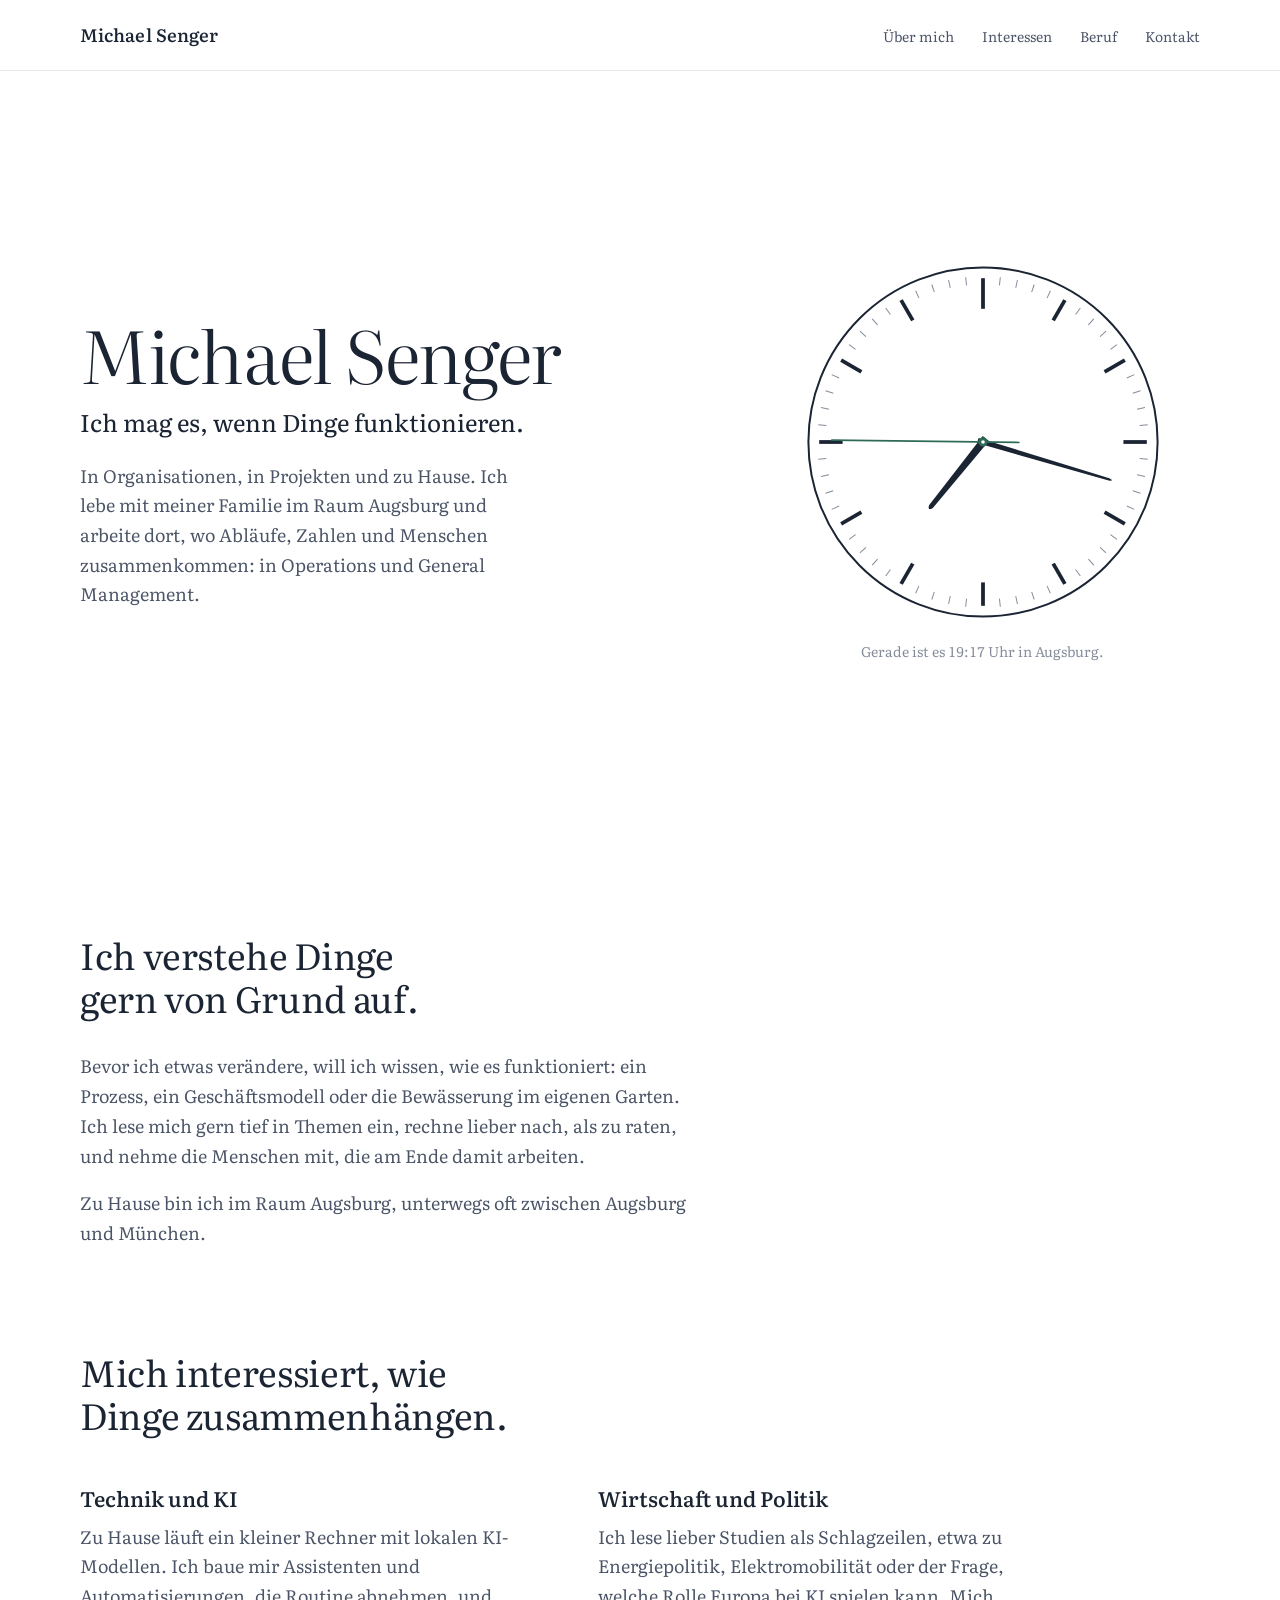
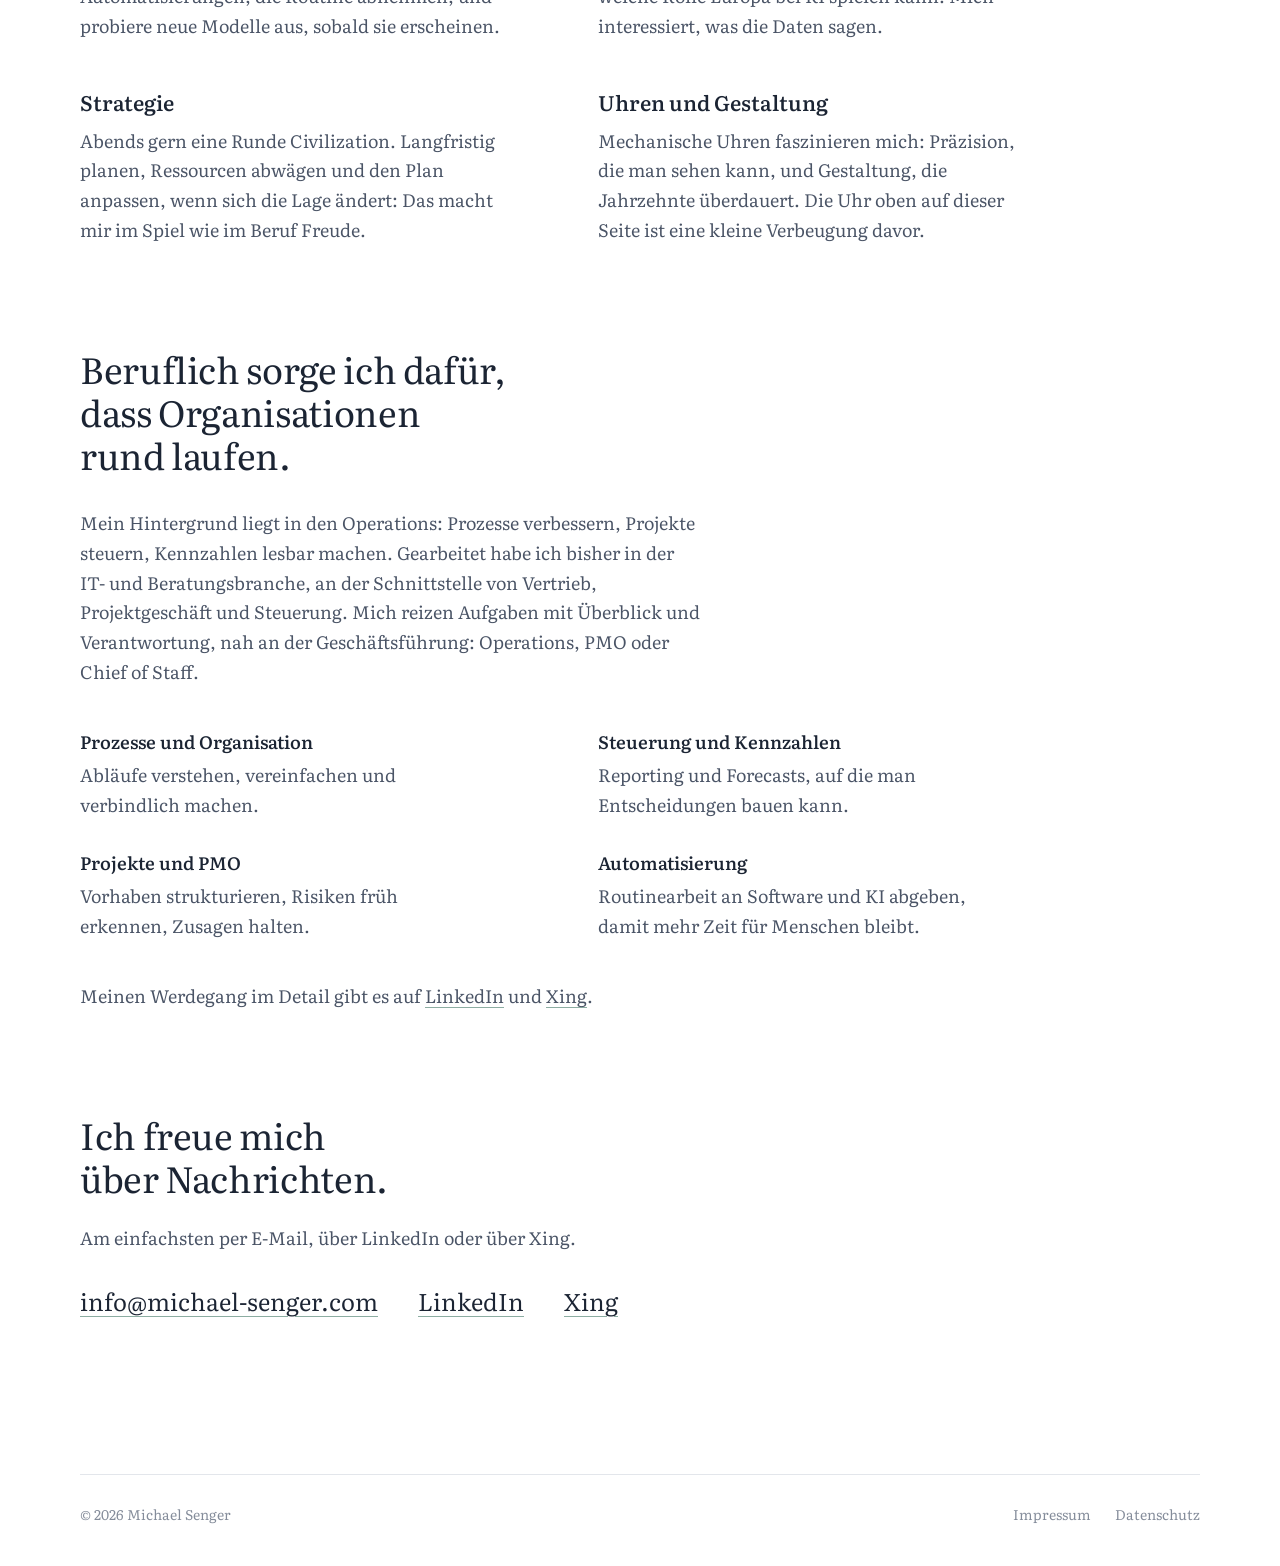
<file: index.html>
<!DOCTYPE html>
<html lang="de">
<head>
  <meta charset="utf-8">
  <meta name="viewport" content="width=device-width, initial-scale=1">
  <title>Michael Senger</title>
  <meta name="description" content="Michael Senger aus Augsburg: wer ich bin, was mich interessiert und wie ich in Operations und General Management arbeite.">
  <link rel="canonical" href="https://michael-senger.com/">
  <meta property="og:title" content="Michael Senger">
  <meta property="og:description" content="Ich mag es, wenn Dinge funktionieren. In Organisationen, in Projekten und zu Hause.">
  <meta property="og:url" content="https://michael-senger.com/">
  <meta property="og:type" content="profile">
  <meta name="theme-color" content="#ffffff">
  <link rel="icon" href="assets/favicon.svg" type="image/svg+xml">
  <link rel="preload" href="assets/fonts/literata-var.woff2" as="font" type="font/woff2" crossorigin>
  <link rel="stylesheet" href="assets/style.css">
</head>
<body>
  <a class="skip" href="#inhalt">Zum Inhalt springen</a>

  <header class="site-header">
    <div class="wrap header-inner">
      <a class="wordmark" href="#top">Michael Senger</a>
      <nav aria-label="Hauptnavigation">
        <a href="#ueber-mich">Über mich</a>
        <a href="#interessen">Interessen</a>
        <a href="#beruf">Beruf</a>
        <a href="#kontakt">Kontakt</a>
      </nav>
    </div>
  </header>

  <main id="inhalt">
    <section class="hero wrap" id="top">
      <div class="hero-text">
        <h1>Michael Senger</h1>
        <p class="thesis">Ich mag es, wenn Dinge funktionieren.</p>
        <p class="intro">
          In Organisationen, in Projekten und zu Hause. Ich lebe mit meiner Familie im Raum Augsburg
          und arbeite dort, wo Abläufe, Zahlen und Menschen zusammenkommen: in Operations und General Management.
        </p>
      </div>

      <figure class="clock">
        <svg id="dial" viewBox="0 0 200 200" role="img" aria-labelledby="clock-label">
          <title id="clock-label">Analoge Uhr mit der aktuellen Ortszeit in Augsburg</title>
          <circle class="dial-face" cx="100" cy="100" r="97"/>
          <g id="ticks"></g>
          <g id="hand-hour"><path class="hand" d="M97.8 102.5 L98.7 54 Q100 50.5 101.3 54 L102.2 102.5 Z"/></g>
          <g id="hand-minute"><path class="hand" d="M98.5 103 L99.3 27 Q100 23.5 100.7 27 L101.5 103 Z"/></g>
          <g id="hand-second">
            <line class="hand-second" x1="100" y1="120" x2="100" y2="16"/>
            <circle class="hand-second-dot" cx="100" cy="100" r="2.6"/>
          </g>
          <circle class="dial-pin" cx="100" cy="100" r="1"/>
        </svg>
        <figcaption>Gerade ist es <time id="clock-time">--:--</time> in Augsburg.</figcaption>
      </figure>
    </section>

    <section class="block wrap" id="ueber-mich">
      <h2>Ich verstehe Dinge gern von Grund auf.</h2>
      <div class="prose">
        <!-- PRÜFEN: Persönliche Angaben vor Go-live freigeben -->
        <p>
          Bevor ich etwas verändere, will ich wissen, wie es funktioniert: ein Prozess, ein Geschäftsmodell
          oder die Bewässerung im eigenen Garten. Ich lese mich gern tief in Themen ein, rechne lieber nach,
          als zu raten, und nehme die Menschen mit, die am Ende damit arbeiten.
        </p>
        <p>
          Zu Hause bin ich im Raum Augsburg, unterwegs oft zwischen Augsburg und München.
        </p>
      </div>
    </section>

    <section class="block wrap" id="interessen">
      <h2>Mich interessiert, wie Dinge zusammenhängen.</h2>
      <div class="interests">
        <div>
          <h3>Technik und KI</h3>
          <p>Zu Hause läuft ein kleiner Rechner mit lokalen KI-Modellen. Ich baue mir Assistenten und Automatisierungen, die Routine abnehmen, und probiere neue Modelle aus, sobald sie erscheinen.</p>
        </div>
        <div>
          <h3>Wirtschaft und Politik</h3>
          <p>Ich lese lieber Studien als Schlagzeilen, etwa zu Energiepolitik, Elektromobilität oder der Frage, welche Rolle Europa bei KI spielen kann. Mich interessiert, was die Daten sagen.</p>
        </div>
        <div>
          <h3>Strategie</h3>
          <p>Abends gern eine Runde Civilization. Langfristig planen, Ressourcen abwägen und den Plan anpassen, wenn sich die Lage ändert: Das macht mir im Spiel wie im Beruf Freude.</p>
        </div>
        <div>
          <h3>Uhren und Gestaltung</h3>
          <p>Mechanische Uhren faszinieren mich: Präzision, die man sehen kann, und Gestaltung, die Jahrzehnte überdauert. Die Uhr oben auf dieser Seite ist eine kleine Verbeugung davor.</p>
        </div>
      </div>
    </section>

    <section class="block wrap" id="beruf">
      <h2>Beruflich sorge ich dafür, dass Organisationen rund laufen.</h2>
      <div class="prose">
        <!-- PRÜFEN: Mit Masterprofil/CV abgleichen -->
        <p>
          Mein Hintergrund liegt in den Operations: Prozesse verbessern, Projekte steuern, Kennzahlen lesbar machen.
          Gearbeitet habe ich bisher in der IT- und Beratungsbranche, an der Schnittstelle von Vertrieb,
          Projektgeschäft und Steuerung. Mich reizen Aufgaben mit Überblick und Verantwortung, nah an der
          Geschäftsführung: Operations, PMO oder Chief of Staff.
        </p>
      </div>
      <dl class="focus">
        <div><dt>Prozesse und Organisation</dt><dd>Abläufe verstehen, vereinfachen und verbindlich machen.</dd></div>
        <div><dt>Steuerung und Kennzahlen</dt><dd>Reporting und Forecasts, auf die man Entscheidungen bauen kann.</dd></div>
        <div><dt>Projekte und PMO</dt><dd>Vorhaben strukturieren, Risiken früh erkennen, Zusagen halten.</dd></div>
        <div><dt>Automatisierung</dt><dd>Routinearbeit an Software und KI abgeben, damit mehr Zeit für Menschen bleibt.</dd></div>
      </dl>
      <p class="aside">Meinen Werdegang im Detail gibt es auf <a href="https://www.linkedin.com/in/michael-s-34b532137/" rel="noopener">LinkedIn</a> und <a href="https://www.xing.com/profile/Michael_Senger9" rel="noopener">Xing</a>.</p>
    </section>

    <section class="block wrap contact" id="kontakt">
      <h2>Ich freue mich über Nachrichten.</h2>
      <p class="prose">Am einfachsten per E-Mail, über LinkedIn oder über Xing.</p>
      <ul class="contact-links">
        <li><a href="mailto:info@michael-senger.com">info@michael-senger.com</a></li>
        <li><a href="https://www.linkedin.com/in/michael-s-34b532137/" rel="noopener">LinkedIn</a></li>
        <li><a href="https://www.xing.com/profile/Michael_Senger9" rel="noopener">Xing</a></li>
      </ul>
    </section>
  </main>

  <footer class="site-footer wrap">
    <span>© <span id="year">2026</span> Michael Senger</span>
    <span class="footer-links"><a href="impressum.html">Impressum</a><a href="datenschutz.html">Datenschutz</a></span>
  </footer>

  <script src="assets/main.js" defer></script>
</body>
</html>
</file>
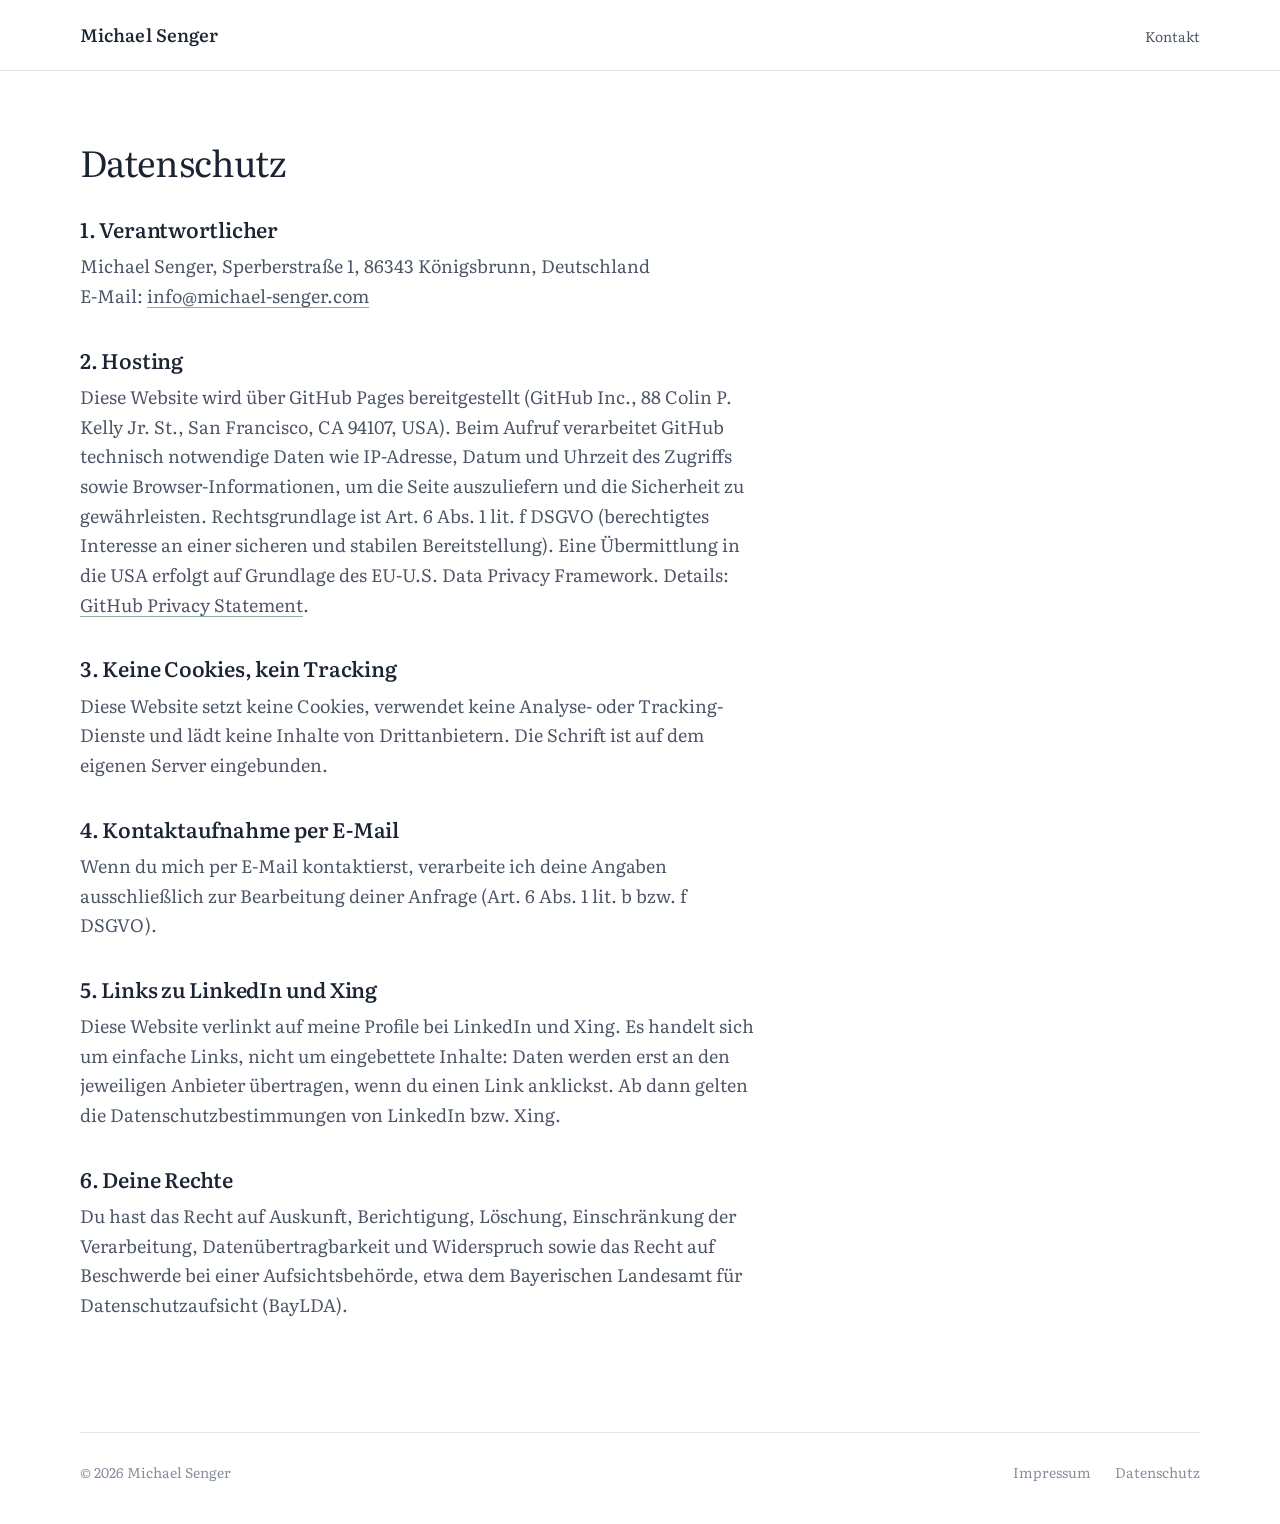
<file: datenschutz.html>
<!DOCTYPE html>
<html lang="de">
<head>
  <meta charset="utf-8">
  <meta name="viewport" content="width=device-width, initial-scale=1">
  <title>Datenschutz · Michael Senger</title>
  <meta name="robots" content="noindex">
  <meta name="theme-color" content="#ffffff">
  <link rel="icon" href="assets/favicon.svg" type="image/svg+xml">
  <link rel="stylesheet" href="assets/style.css">
</head>
<body>
  <header class="site-header">
    <div class="wrap header-inner">
      <a class="wordmark" href="index.html">Michael Senger</a>
      <nav aria-label="Hauptnavigation"><a href="index.html#kontakt">Kontakt</a></nav>
    </div>
  </header>
  <main class="wrap">
    <div class="legal">
      <h1>Datenschutz</h1>
      <h2>1. Verantwortlicher</h2>
      <p>Michael Senger, Sperberstraße 1, 86343 Königsbrunn, Deutschland<br>E-Mail: <a href="mailto:info@michael-senger.com">info@michael-senger.com</a></p>
      <h2>2. Hosting</h2>
      <p>Diese Website wird über GitHub Pages bereitgestellt (GitHub Inc., 88 Colin P. Kelly Jr. St., San Francisco, CA 94107, USA). Beim Aufruf verarbeitet GitHub technisch notwendige Daten wie IP-Adresse, Datum und Uhrzeit des Zugriffs sowie Browser-Informationen, um die Seite auszuliefern und die Sicherheit zu gewährleisten. Rechtsgrundlage ist Art. 6 Abs. 1 lit. f DSGVO (berechtigtes Interesse an einer sicheren und stabilen Bereitstellung). Eine Übermittlung in die USA erfolgt auf Grundlage des EU-U.S. Data Privacy Framework. Details: <a href="https://docs.github.com/de/site-policy/privacy-policies/github-general-privacy-statement" rel="noopener">GitHub Privacy Statement</a>.</p>
      <h2>3. Keine Cookies, kein Tracking</h2>
      <p>Diese Website setzt keine Cookies, verwendet keine Analyse- oder Tracking-Dienste und lädt keine Inhalte von Drittanbietern. Die Schrift ist auf dem eigenen Server eingebunden.</p>
      <h2>4. Kontaktaufnahme per E-Mail</h2>
      <p>Wenn du mich per E-Mail kontaktierst, verarbeite ich deine Angaben ausschließlich zur Bearbeitung deiner Anfrage (Art. 6 Abs. 1 lit. b bzw. f DSGVO).</p>
      <h2>5. Links zu LinkedIn und Xing</h2>
      <p>Diese Website verlinkt auf meine Profile bei LinkedIn und Xing. Es handelt sich um einfache Links, nicht um eingebettete Inhalte: Daten werden erst an den jeweiligen Anbieter übertragen, wenn du einen Link anklickst. Ab dann gelten die Datenschutzbestimmungen von LinkedIn bzw. Xing.</p>
      <h2>6. Deine Rechte</h2>
      <p>Du hast das Recht auf Auskunft, Berichtigung, Löschung, Einschränkung der Verarbeitung, Datenübertragbarkeit und Widerspruch sowie das Recht auf Beschwerde bei einer Aufsichtsbehörde, etwa dem Bayerischen Landesamt für Datenschutzaufsicht (BayLDA).</p>
    </div>
  </main>
  <footer class="site-footer wrap">
    <span>© 2026 Michael Senger</span>
    <span class="footer-links"><a href="impressum.html">Impressum</a><a href="datenschutz.html">Datenschutz</a></span>
  </footer>
</body>
</html>
</file>
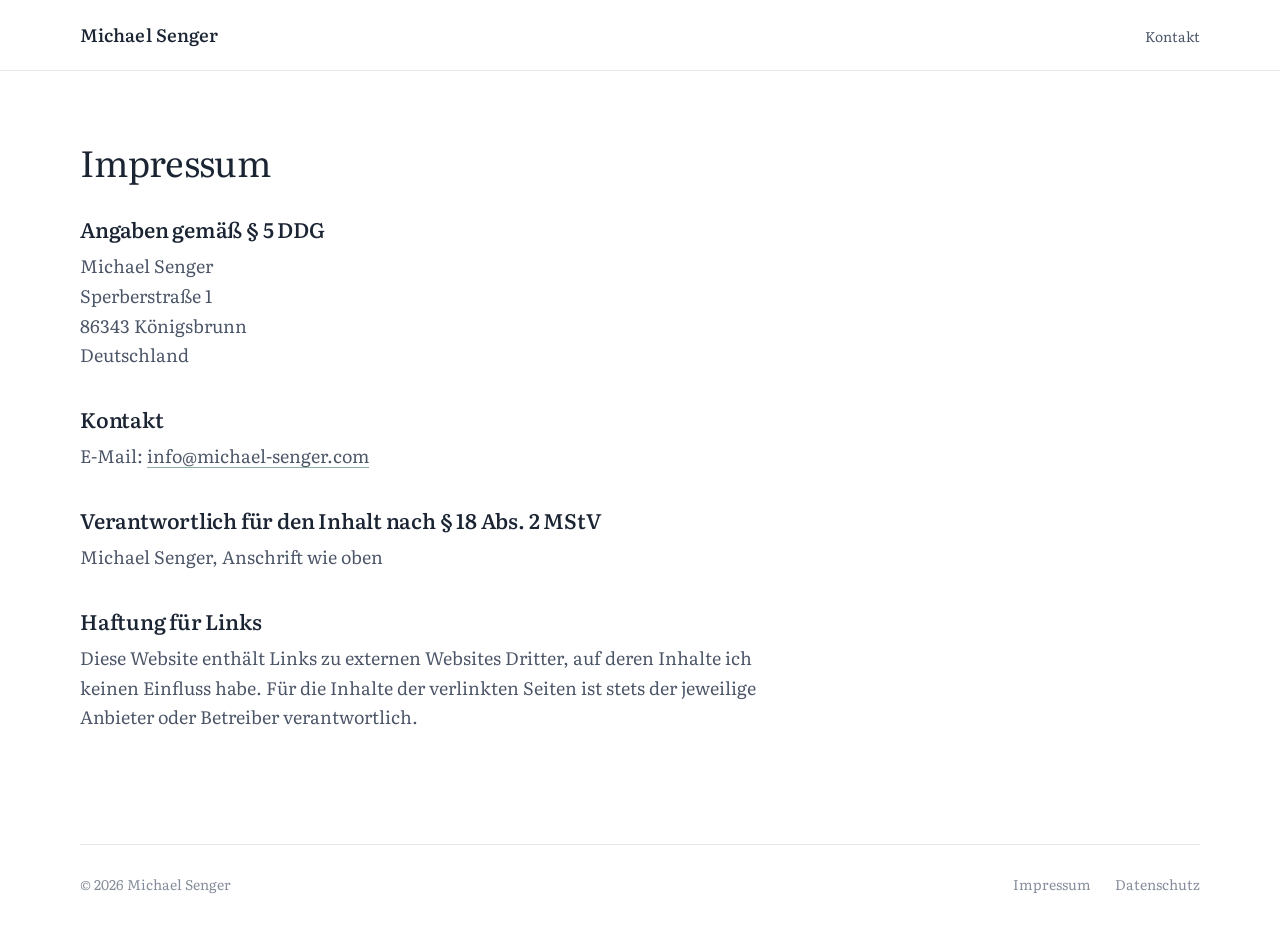
<file: impressum.html>
<!DOCTYPE html>
<html lang="de">
<head>
  <meta charset="utf-8">
  <meta name="viewport" content="width=device-width, initial-scale=1">
  <title>Impressum · Michael Senger</title>
  <meta name="robots" content="noindex">
  <meta name="theme-color" content="#ffffff">
  <link rel="icon" href="assets/favicon.svg" type="image/svg+xml">
  <link rel="stylesheet" href="assets/style.css">
</head>
<body>
  <header class="site-header">
    <div class="wrap header-inner">
      <a class="wordmark" href="index.html">Michael Senger</a>
      <nav aria-label="Hauptnavigation"><a href="index.html#kontakt">Kontakt</a></nav>
    </div>
  </header>
  <main class="wrap">
    <div class="legal">
      <h1>Impressum</h1>
      <h2>Angaben gemäß § 5 DDG</h2>
      <p>Michael Senger<br>Sperberstraße 1<br>86343 Königsbrunn<br>Deutschland</p>
      <h2>Kontakt</h2>
      <p>E-Mail: <a href="mailto:info@michael-senger.com">info@michael-senger.com</a></p>
      <h2>Verantwortlich für den Inhalt nach § 18 Abs. 2 MStV</h2>
      <p>Michael Senger, Anschrift wie oben</p>
      <h2>Haftung für Links</h2>
      <p>Diese Website enthält Links zu externen Websites Dritter, auf deren Inhalte ich keinen Einfluss habe. Für die Inhalte der verlinkten Seiten ist stets der jeweilige Anbieter oder Betreiber verantwortlich.</p>
    </div>
  </main>
  <footer class="site-footer wrap">
    <span>© 2026 Michael Senger</span>
    <span class="footer-links"><a href="impressum.html">Impressum</a><a href="datenschutz.html">Datenschutz</a></span>
  </footer>
</body>
</html>
</file>
<file: assets/style.css>
/* ==========================================================
   michael-senger.com
   Ruhig, hell, persönlich. Eine Schrift (Literata, selbst gehostet),
   Tintenblau als Textfarbe, ein dunkles Grün als einziger Akzent.
   Keine externen Ressourcen (DSGVO).
   ========================================================== */

@font-face {
  font-family: "Literata";
  src: url("fonts/literata-var.woff2") format("woff2-variations"),
       url("fonts/literata-var.woff2") format("woff2");
  font-weight: 200 900;
  font-style: normal;
  font-display: swap;
}

:root {
  /* Farbe */
  --paper: #ffffff;
  --ink: #1b2433;        /* Tintenblau: Text, Zeiger */
  --ink-soft: #4a5466;   /* Fließtext zweiter Ordnung */
  --ink-faint: #848c9a;  /* Bildunterschriften, Minuterie */
  --rule: #e3e6eb;       /* Haarlinien */
  --accent: #2e6b57;     /* Dunkelgrün: Sekundenzeiger, Links, Fokus */

  /* Schrift */
  --serif: "Literata", "Iowan Old Style", Charter, Georgia, serif;

  /* Typografische Skala (klassisch): 14 · 18 · 21 · 24 · 30 · 36 · 72 */
  --fs-small: 0.875rem;  /* 14 */
  --fs-body: 1.125rem;   /* 18 */
  --fs-h3: 1.3125rem;    /* 21 */
  --fs-lead: 1.5rem;     /* 24 */
  --fs-h2: clamp(1.875rem, 1.4rem + 1.6vw, 2.25rem);  /* 30 → 36 */
  --fs-h1: clamp(2.75rem, 1.6rem + 4.6vw, 4.5rem);    /* 44 → 72 */

  --measure: 62ch;
  --wrap: 1120px;
  --gutter: clamp(20px, 4vw, 40px);
}

*, *::before, *::after { box-sizing: border-box; }
* { margin: 0; padding: 0; }

html { scroll-behavior: smooth; scroll-padding-top: 88px; }

body {
  background: var(--paper);
  color: var(--ink);
  font-family: var(--serif);
  font-size: var(--fs-body);
  font-weight: 380;
  line-height: 1.65;
  font-optical-sizing: auto;
  font-kerning: normal;
  text-rendering: optimizeLegibility;
  -webkit-font-smoothing: antialiased;
  hanging-punctuation: first;
}

a {
  color: inherit;
  text-decoration-line: underline;
  text-decoration-color: color-mix(in srgb, var(--accent) 55%, transparent);
  text-decoration-thickness: 1px;
  text-underline-offset: 0.22em;
  transition: color 0.15s ease, text-decoration-color 0.15s ease;
}
a:hover { color: var(--accent); text-decoration-color: var(--accent); }
:focus-visible { outline: 2px solid var(--accent); outline-offset: 3px; border-radius: 2px; }

.wrap { width: min(var(--wrap), 100% - 2 * var(--gutter)); margin-inline: auto; }

.skip {
  position: absolute; left: var(--gutter); top: -100px; z-index: 20;
  background: var(--ink); color: var(--paper); padding: 8px 14px; text-decoration: none;
}
.skip:focus { top: 12px; }

/* ---------- Kopfzeile ---------- */
.site-header {
  position: sticky; top: 0; z-index: 10;
  background: color-mix(in srgb, var(--paper) 92%, transparent);
  backdrop-filter: blur(10px);
  -webkit-backdrop-filter: blur(10px);
  border-bottom: 1px solid var(--rule);
}
.header-inner { display: flex; align-items: baseline; justify-content: space-between; gap: 24px; padding-block: 20px; }
.wordmark { font-weight: 520; text-decoration: none; letter-spacing: 0.005em; }
.site-header nav { display: flex; gap: 28px; font-size: var(--fs-small); }
.site-header nav a { text-decoration: none; color: var(--ink-soft); }
.site-header nav a:hover { color: var(--accent); }

/* ---------- Einstieg ---------- */
.hero {
  display: grid;
  grid-template-columns: minmax(0, 7fr) minmax(0, 5fr);
  align-items: center;
  gap: clamp(32px, 6vw, 96px);
  min-height: min(760px, calc(100vh - 70px));
  min-height: min(760px, calc(100svh - 70px));
  padding-block: 56px 32px;
}
h1 {
  font-size: var(--fs-h1);
  font-weight: 330;
  line-height: 1.04;
  letter-spacing: -0.018em;
}
.thesis {
  margin-top: 0.6em;
  font-size: var(--fs-lead);
  font-weight: 420;
  line-height: 1.35;
}
.intro {
  margin-top: 1.25em;
  max-width: 46ch;
  color: var(--ink-soft);
}

/* ---------- Uhr ---------- */
.clock { justify-self: center; width: min(100%, 360px); text-align: center; }
.clock svg { display: block; width: 100%; height: auto; overflow: visible; }
.dial-face { fill: var(--paper); stroke: var(--ink); stroke-width: 1.1; }
.tick { stroke: var(--ink-faint); stroke-width: 0.55; }
.tick-hour { stroke: var(--ink); stroke-width: 2.1; stroke-linecap: butt; }
.hand { fill: var(--ink); }
.hand-second { stroke: var(--accent); stroke-width: 0.9; stroke-linecap: round; }
.hand-second-dot { fill: var(--accent); }
.dial-pin { fill: var(--paper); }
.clock figcaption { margin-top: 18px; font-size: var(--fs-small); color: var(--ink-faint); font-variant-numeric: tabular-nums; }

/* ---------- Abschnitte ---------- */
.block { padding-block: clamp(64px, 8vw, 112px) 0; }
h2 {
  max-width: 22ch;
  font-size: var(--fs-h2);
  font-weight: 400;
  line-height: 1.2;
  letter-spacing: -0.01em;
  text-wrap: balance;
}
h3 { font-size: var(--fs-h3); font-weight: 540; line-height: 1.3; }

.prose { max-width: var(--measure); margin-top: 32px; color: var(--ink-soft); }
.prose p + p { margin-top: 1em; }

.interests {
  display: grid;
  grid-template-columns: repeat(2, minmax(0, 1fr));
  gap: 48px clamp(32px, 6vw, 88px);
  margin-top: 48px;
  max-width: 960px;
}
.interests p { margin-top: 10px; color: var(--ink-soft); max-width: 44ch; }

.focus {
  display: grid;
  grid-template-columns: repeat(2, minmax(0, 1fr));
  gap: 28px clamp(32px, 6vw, 88px);
  margin-top: 40px;
  max-width: 960px;
}
.focus dt { font-weight: 540; }
.focus dd { color: var(--ink-soft); margin-top: 4px; max-width: 40ch; }

.aside { margin-top: 40px; color: var(--ink-soft); }

.contact { padding-bottom: clamp(96px, 12vw, 160px); }
.contact .prose { margin-top: 24px; }
.contact-links { list-style: none; margin-top: 28px; display: flex; flex-wrap: wrap; gap: 12px 40px; font-size: var(--fs-lead); }

/* ---------- Fußzeile ---------- */
.site-footer {
  display: flex; justify-content: space-between; flex-wrap: wrap; gap: 12px;
  padding-block: 28px 40px;
  border-top: 1px solid var(--rule);
  font-size: var(--fs-small);
  color: var(--ink-faint);
}
.footer-links { display: flex; gap: 24px; }
.site-footer a { text-decoration: none; }

/* ---------- Rechtsseiten ---------- */
.legal { max-width: 68ch; padding-block: 72px 112px; }
.legal h1 { font-size: var(--fs-h2); font-weight: 400; margin-bottom: 32px; }
.legal h2 { font-size: var(--fs-h3); font-weight: 540; max-width: none; margin: 36px 0 10px; }
.legal p { color: var(--ink-soft); }
.legal .todo { font-size: var(--fs-small); color: #8a5a00; background: #fff8e6; border: 1px solid #f0dca8; padding: 12px 16px; margin-bottom: 28px; }

/* ---------- Mobil ---------- */
@media (max-width: 820px) {
  .hero { grid-template-columns: 1fr; min-height: 0; padding-block: 56px 24px; }
  .clock { justify-self: start; width: min(64vw, 260px); }
  .interests, .focus { grid-template-columns: 1fr; }
}
@media (max-width: 640px) {
  .site-header nav a:not([href="#kontakt"]) { display: none; }
  .contact-links { font-size: var(--fs-h3); }
}

@media (prefers-reduced-motion: reduce) {
  html { scroll-behavior: auto; }
  a { transition: none; }
}
</file>
